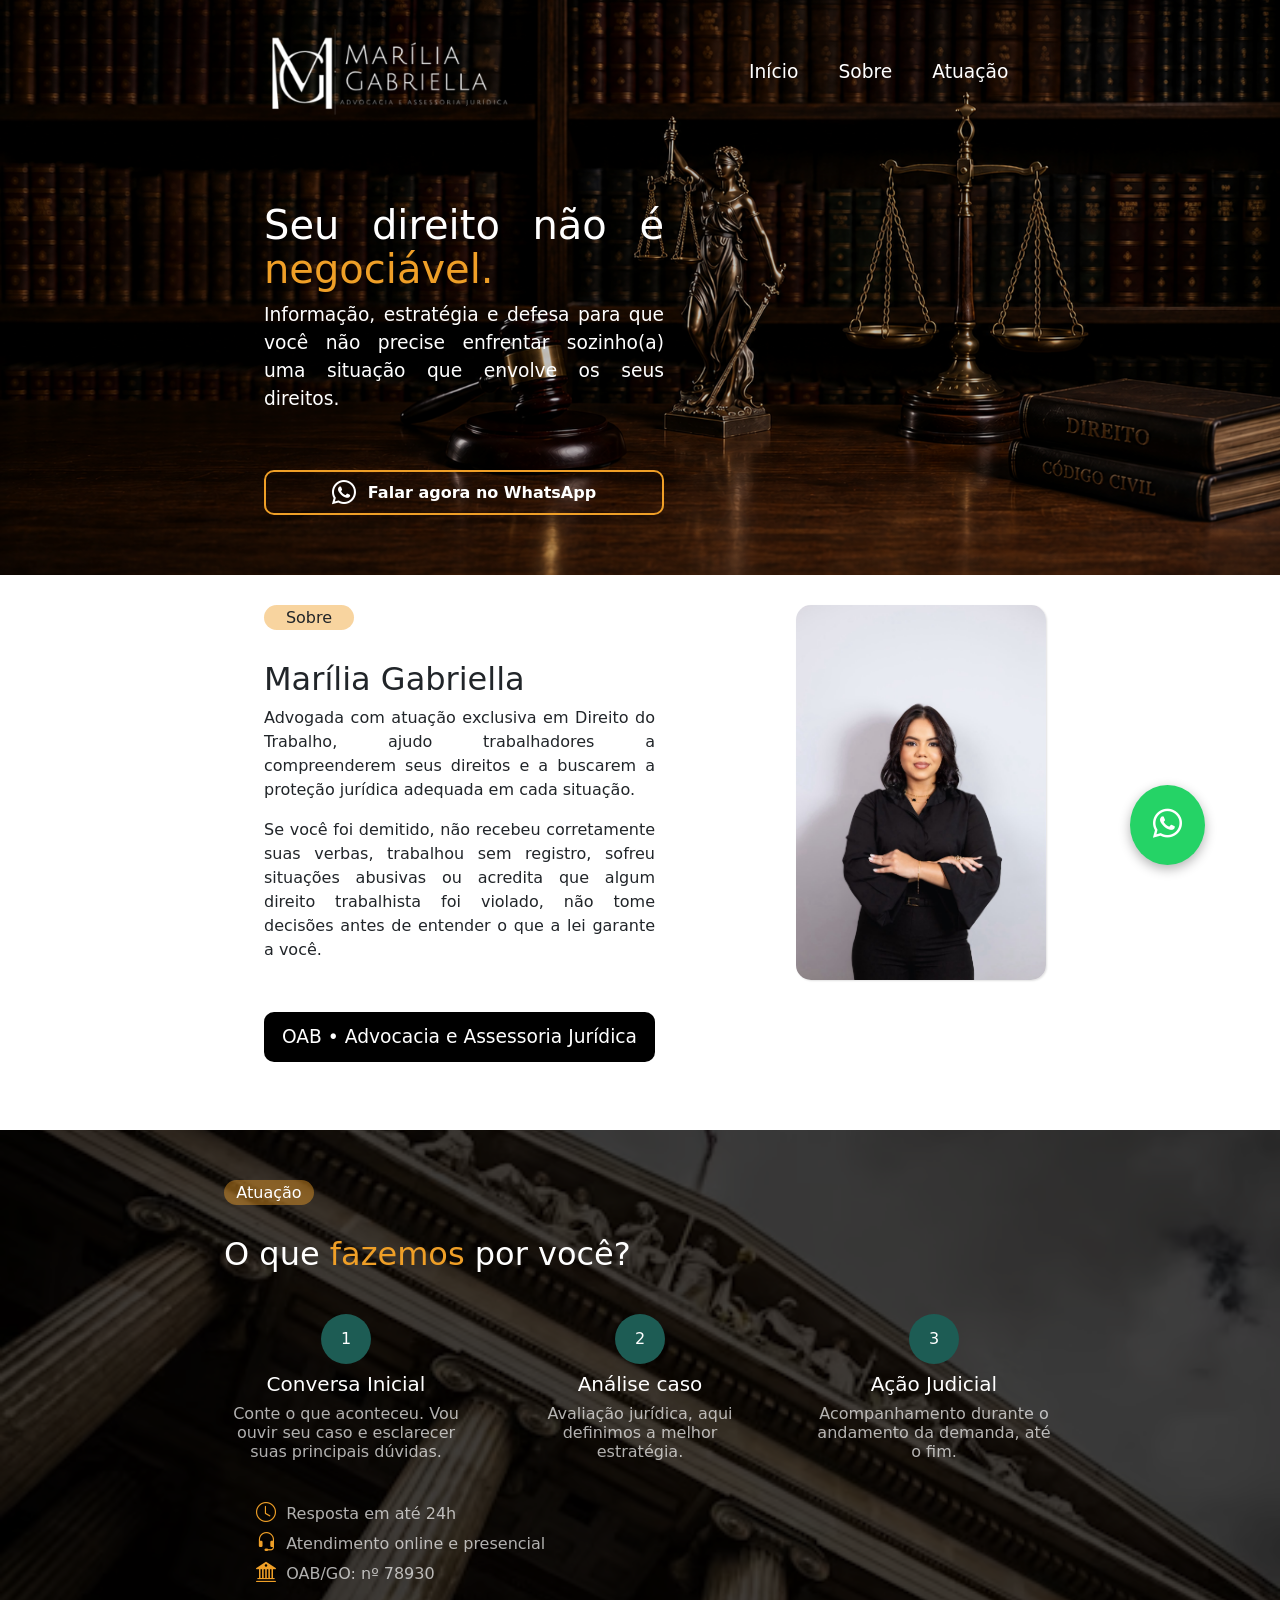
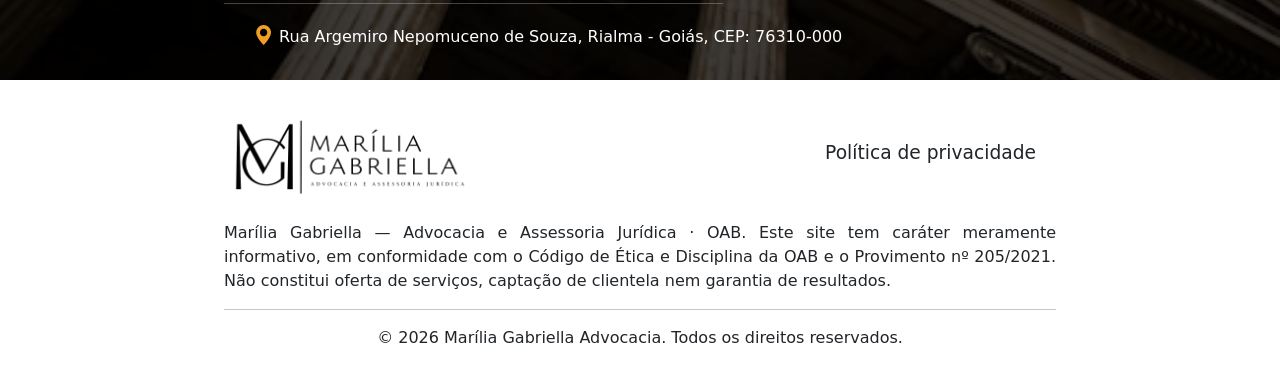
<file: index.html>
<!DOCTYPE html>
<html lang="pt-BR">

<head>
    <meta charset="UTF-8">
    <meta name="viewport" content="width=device-width, initial-scale=1.0">
    <title>Marília Gabriella | Advogada Trabalhista em Rialma - GO</title>
    <meta name="description"
        content="Marília Gabriella é advogada com atuação exclusiva em Direito do Trabalho, com atendimento online e presencial em Rialma e região.">

    <link rel="stylesheet" href="style.css">
    <link rel="shortcut icon" href="advocacia.ico" type="image/x-icon">
    <link rel="stylesheet" href="https://cdn.jsdelivr.net/npm/bootstrap-icons@1.13.1/font/bootstrap-icons.min.css">
    <link href="https://cdn.jsdelivr.net/npm/bootstrap@5.3.8/dist/css/bootstrap.min.css" rel="stylesheet">

    <script type="application/ld+json">
    {
        "@context": "https://schema.org",
        "@type": "Person",
        "name": "Marília Gabriella",
        "jobTitle": "Advogada",
        "url": "https://marilia-gabriella-advogada.vercel.app/",
        "image": "https://marilia-gabriella-advogada.vercel.app/fotoAdvogada.jpeg"
        "address": {
            "@type": "PostalAddress",
            "addressLocality": "Rialma",
            "addressRegion": "GO",
            "postalCode": "76310-000",
            "addressCountry": "BR"
        }
    }

    </script>



</head>

<body>


    <!-- tela toda -->
    <main>

        <img class="firstImage" src="advocacia.png" alt="Marília Gabriella, advogada trabalhista">
        <div class="content">
            <!-- Div na qual a imagem tem que ficar -->
            <div class="contentFirstImage">


                <header class="navBar">

                    <div class="navLogo">
                        <a href="#home" aria-label="Ir para o início">
                            <img src="LogoBranca.png" alt="Marília Gabriella Advocacia">
                        </a>
                    </div>

                    <div class="navItens">
                        <ul>
                            <li><a href="#home">Início</a></li>
                            <li><a href="#sobre">Sobre</a></li>
                            <li><a href="#atuacao">Atuação</a></li>
                        </ul>
                    </div>


                </header>

                <section id="home" class="firstArticle">
                    <div class="textMain">
                        <h1>Seu direito não é <span class="text-destaque">negociável.</span></h1>
                        <p>Informação, estratégia e defesa para que você não precise enfrentar sozinho(a) uma situação
                            que envolve
                            os seus direitos.</p>

                        <div class="buttonWhatsApp">
                            <button type="button" class="btn-whatsApp"
                                onclick="window.open('https://wa.me/556291803495?text=Olá! Gostaria de mais informações sobre a consultoria.')"><i
                                    class="bi bi-whatsapp fs-4"></i>Falar agora no
                                WhatsApp</button>
                        </div>
                    </div>

                </section>
            </div>
            <!-- Imagem de fundo -->

            <!-- Sobre -->
            <section id="sobre" class="contenAbout">
                <div class="infoAbout">
                    <h5>Sobre</h5>

                    <h2>Marília Gabriella</h2>
                    <p>Advogada com atuação exclusiva em Direito do Trabalho, ajudo trabalhadores a compreenderem seus
                        direitos e a buscarem a proteção jurídica adequada em cada situação.</p>

                    <p>Se você foi demitido, não recebeu corretamente suas verbas, trabalhou sem registro, sofreu
                        situações abusivas ou acredita que algum direito trabalhista foi violado, não tome decisões
                        antes de entender o que a lei garante a você.</p>

                    <h4>OAB • Advocacia e Assessoria Jurídica </h4>
                </div>

                <div class="imageAbout">
                    <img src="fotoAdvogada.jpeg" alt="Marília Gabriella Advocacia">
                </div>


            </section>



            <!-- Atuacao -->

            <section class="contentAtuacao">
                <img id="secondImagem" src="adovgada.png" alt="Marília Gabriella Advocacia">

                <div id="atuacao" class="performance">

                    <h5>Atuação</h5>
                    <h2>O que <span class="text-destaque">fazemos</span> por você?</h2>

                    <div class="listPerfomance">
                        <div class="perfomanceBalls">
                            <h4>1</h4>
                            <h5>Conversa Inicial</h5>
                            <p class="text-center">Conte o que aconteceu. Vou ouvir seu caso e esclarecer suas
                                principais dúvidas.</p>
                        </div>

                        <div class="perfomanceBalls">
                            <h4>2</h4>
                            <h5>Análise caso</h5>
                            <p class="text-center">Avaliação jurídica, aqui definimos a melhor estratégia.</p>
                        </div>

                        <div class="perfomanceBalls">
                            <h4>3</h4>
                            <h5>Ação Judicial</h5>
                            <p class="text-center">Acompanhamento durante o andamento da demanda, até o fim.</p>
                        </div>
                    </div>

                    <div class="listTopics">
                        <ol>
                            <li><i class="bi bi-clock fs-5"></i>&nbsp; Resposta em até 24h </li>
                            <li><i class="bi bi-headset fs-5"></i>&nbsp; Atendimento online e presencial </li>
                            <li><i class="bi bi-bank2 fs-5"></i>&nbsp; OAB/GO: nº 78930</li>

                        </ol>
                    </div>

                    <hr class="margem">

                    <address id="address">
                        <i class="bi bi-geo-alt-fill fs-5" aria-hidden="true"></i>
                        Rua Argemiro Nepomuceno de Souza, Rialma - Goiás,
                        CEP: 76310-000
                    </address>

                </div>

            </section>


            <footer class="contentFooter">
                <div class="footerlogo">
                    <img src="LogoPreta.png" alt="Marília Gabriella Advocacia">

                    <h4>Política de privacidade</h4>
                </div>

                <p class="mt-3">Marília Gabriella — Advocacia e Assessoria Jurídica · OAB. Este site tem caráter
                    meramente informativo, em conformidade com o Código de Ética e Disciplina da OAB e o Provimento nº
                    205/2021. Não constitui oferta de serviços, captação de clientela nem garantia de resultados.</p>

                <hr>
                <p class="text-center">© 2026 Marília Gabriella Advocacia. Todos os direitos reservados.</p>
            </footer>

            <a href="https://wa.me/556291803495?text=Olá! Gostaria de mais informações sobre a consultoria."
                class="whatsapp-float" target="_blank" aria-label="Falar no WhatsApp">
                <i class="bi bi-whatsapp" aria-hidden="true"></i>
            </a>

        </div>







    </main>


    <script src="https://cdn.jsdelivr.net/npm/bootstrap@5.3.8/dist/js/bootstrap.bundle.min.js"
        integrity="sha384-FKyoEForCGlyvwx9Hj09JcYn3nv7wiPVlz7YYwJrWVcXK/BmnVDxM+D2scQbITxI"
        crossorigin="anonymous"></script>



    </script>

</body>

</html>
</file>
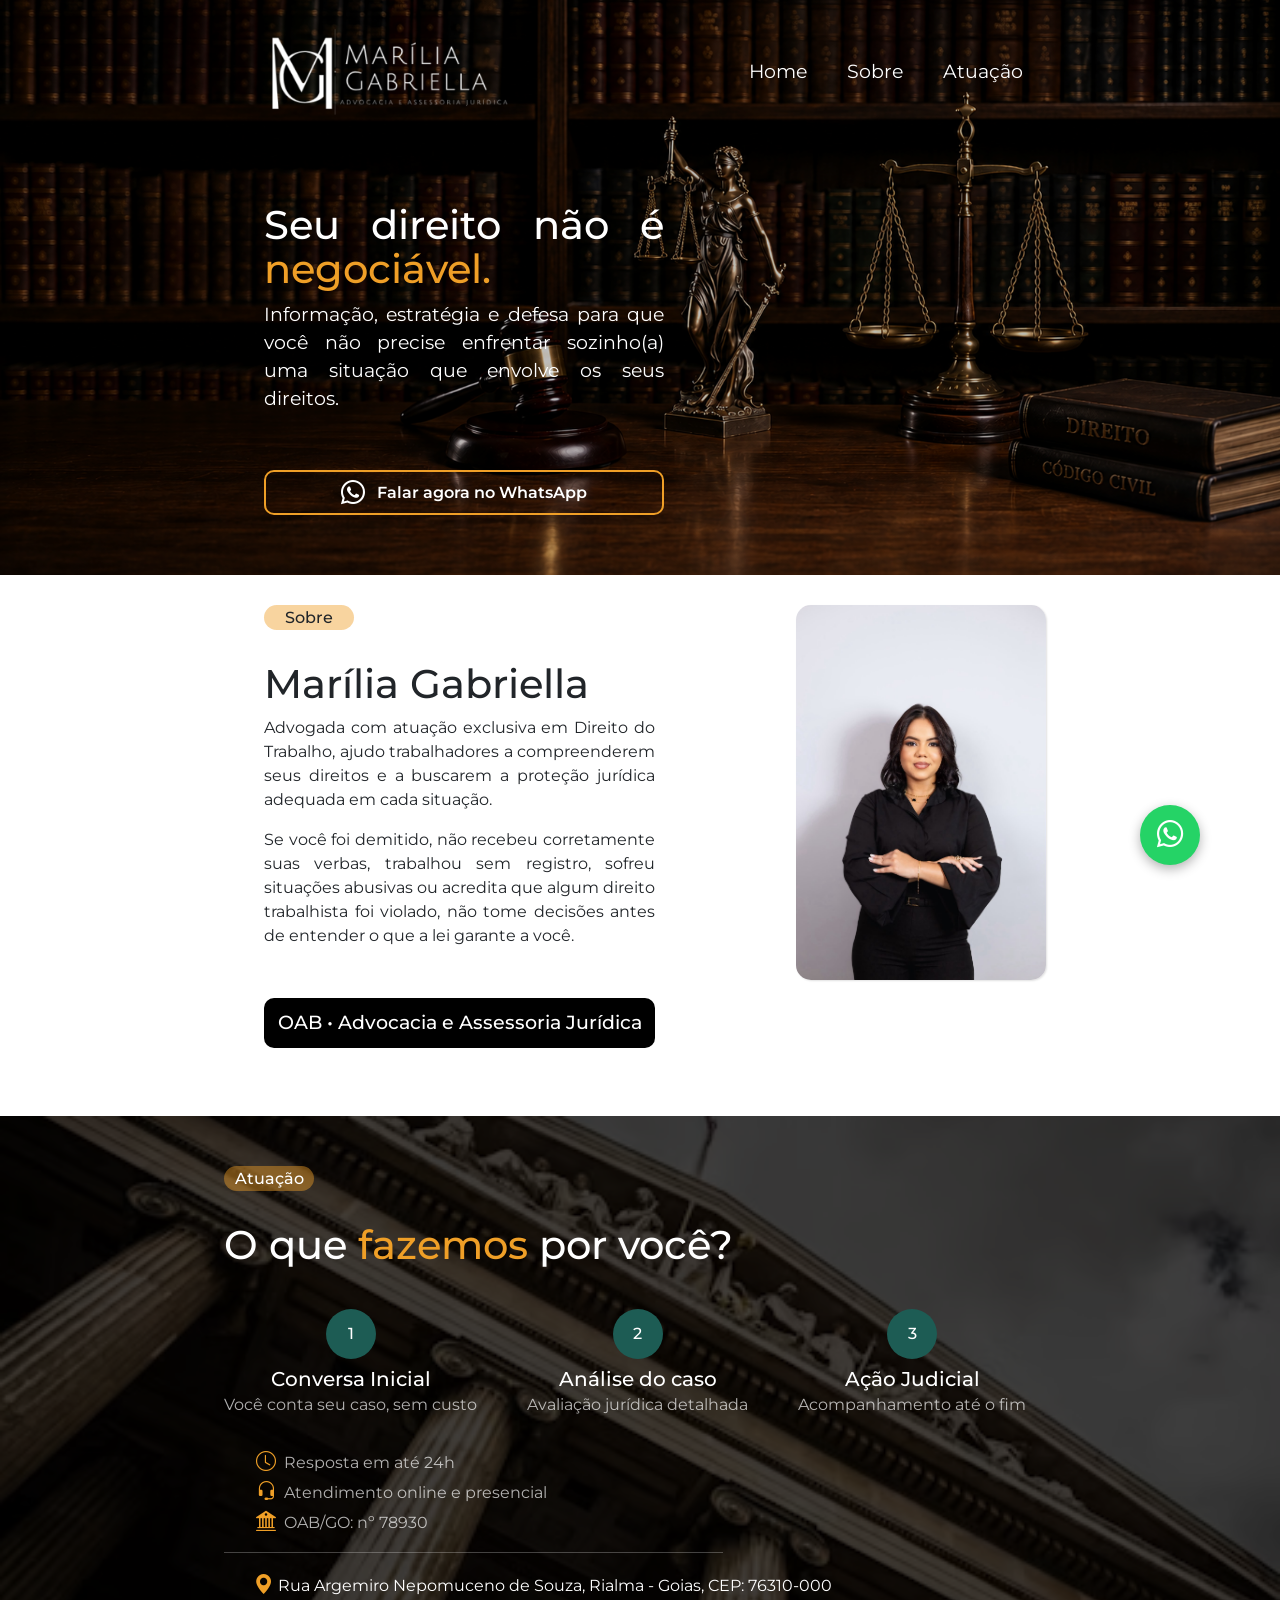
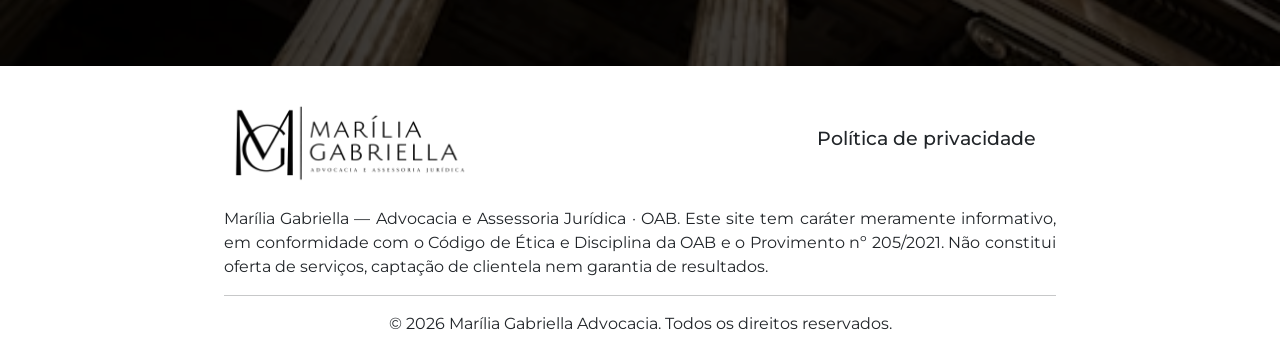
<file: Content/index.html>
<!DOCTYPE html>
<html lang="pt-br">

<head>
    <meta charset="UTF-8">
    <meta name="viewport" content="width=device-width, initial-scale=1.0">
    <title>Advogada</title>
    <link rel="shortcut icon" href="../Images/advocacia.ico" type="image/x-icon">
    <link rel="stylesheet" href="https://cdn.jsdelivr.net/npm/bootstrap-icons@1.13.1/font/bootstrap-icons.min.css">
    <link href="https://cdn.jsdelivr.net/npm/bootstrap@5.3.8/dist/css/bootstrap.min.css" rel="stylesheet">


    <style>
        @import url('https://fonts.googleapis.com/css2?family=Montserrat:ital,wght@0,100..900;1,100..900&display=swap');

        body {
            margin: 0;
            padding: 0;
            box-sizing: border-box;
            /* overflow: hidden; */
            font-family: 'Montserrat', 'sanserif';
        }



        :root {
            --corPrimeiroBotao: #EF9F27;
            --corVerde: #1D5C54;
        }


        main {
            display: flex;
            justify-content: center;
            min-height: 100vh;
        }



        .content {
            /* background-color: black; */
            width: 65%;
        }

        .contentFirstImage {
            background-color: white;
            height: 575px;
            position: relative;
            /* necessário para a imagem absoluta se posicionar corretamente */
            overflow: hidden;
            /* garante que nada vaze para fora do container */
        }


        .firstImage {
            position: absolute;
            top: 0;
            left: 0;
            width: 100%;
            /* 100% do container, não 100vw */
            height: 575px;
            /* preenche a altura do container (550px), não um valor fixo diferente */
            object-fit: cover;
            /* preenche o espaço todo, cortando o excesso, sem distorcer */
            object-position: center;
            /* centraliza o corte (ajuste se quiser focar em outra parte da foto) */
            z-index: 1;
            filter: brightness(75%);
            /* removido o display: none, que estava escondendo a imagem */
        }

        .navBar,
        .firstArticle {
            position: relative;
            z-index: 2;
        }

        .navBar {
            /* background-color: blue; */
            display: flex;
            justify-content: space-between;
            align-items: center;
            padding: 20px 7px 0px 40px;
        }

        .navLogo img {
            width: 252px;
        }

        .navItens ul {
            /* background-color: white; */
            display: flex;
            width: 300px;
            flex-flow: row wrap;
            gap: 40px;
            margin: 0;
            padding: 0;
        }

        .navItens li {
            list-style: none;
            font-size: 14pt;
        }

        .navItens>ul>li>a {
            text-decoration: none;
            color: white;
            display: inline-block;
            position: relative;

            transition: color 0.3s ease, transform 0.3s ease;
        }

        .navItens>ul>li>a:hover {
            color: #ff9a02;
            transform: translateY(-2px);
        }



        .firstArticle {
            /* background-color: purple; */
            display: flex;
            justify-content: flex-start;
            padding: 10px 40px;
            margin-top: 30px;
        }


        .textMain {
            /* background-color: red; */
            width: 400px;
            display: flex;
            flex-flow: column;
            justify-content: center;
            align-items: center;
            gap: 2px;
        }

        .textMain h1 {
            font-size: 30pt;
            text-align: justify;
            line-height: 1.1;
            color: white;
            margin-top: 40px;
        }

        .text-destaque {
            color: var(--corPrimeiroBotao);
        }

        .textMain p {
            text-align: justify;
            color: white;
            font-size: 14pt;
            font-weight: 400;
            margin-top: 0;
            margin-bottom: 55px;
        }

        .buttonWhatsApp {
            /* background-color: yellow; */
            width: 100%;
        }

        .btn-whatsApp {
            width: 100%;
            height: 45px;
            display: flex;
            justify-content: center;
            align-items: center;
            gap: 12px;
            font-size: 12pt;
            cursor: pointer;
            background-color: transparent;
            border-radius: 10px;
            border: 2px solid var(--corPrimeiroBotao);
            color: white;
            font-weight: 600;
            transition: all 0.3s ease;
        }

        .btn-whatsApp:hover {
            transform: translate(2px, -4px);
            background-color: #ef9f270c;
        }

        /* Parte do sobre */

        .contenAbout {
            margin-top: 20px;
            padding: 10px;
            padding-left: 40px;
            display: flex;
            justify-content: space-between;
        }

        .infoAbout {
            width: 50%;
        }

        .infoAbout h5 {
            font-size: 12pt;
            background-color: rgba(239, 159, 39, 0.445);
            border-radius: 15px;
            width: 90px;
            display: flex;
            justify-content: center;
            align-items: center;
            height: 25px;
            margin-bottom: 30px;
        }

        .infoAbout p {
            text-align: justify;
        }

        .infoAbout h4 {
            background-color: black;
            margin-top: 50px;
            border-radius: 10px;
            color: white;
            height: 50px;
            display: flex;
            justify-content: center;
            align-items: center;
            font-size: 14pt;


        }

        .imageAbout img {
            width: 250px;
            border-radius: 15px;
            box-shadow: 1px 1px 2px rgba(0, 0, 0, 0.123);
        }


        /* Atuação */

        #secondImagem {
            position: absolute;
            top: 0;
            left: 0;
            width: 100%;
            height: 100%;
            object-fit: cover;
            object-position: center;
            z-index: 1;
            filter: brightness(25%);

        }


        .contentAtuacao {
            position: relative;
            width: 100vw;
            /* tira a seção de dentro dos 65% e referencia à tela */
            left: 50%;
            transform: translateX(-50%);
            height: 550px;
            margin-top: 50px;
            overflow: hidden;
            /* background-color: rgb(12, 12, 11); */
        }

        .performance {
            position: relative;
            width: 65%;
            height: 100%;
            margin: 0 auto;
            padding: 50px 0;
            color: white;
            z-index: 2;
        }

        .performance>h5 {
            background-color: red;
            font-size: 12pt;
            background-color: rgba(239, 159, 39, 0.445);
            border-radius: 15px;
            width: 90px;
            display: flex;
            justify-content: center;
            align-items: center;
            height: 25px;
            margin-bottom: 30px;

        }

        .listPerfomance {
            /* background-color: red; */
            display: flex;
            gap: 50px;
            margin-top: 40px;
        }

        .perfomanceBalls {
            display: flex;
            /* border: 1px solid black; */
            flex-flow: column;
            justify-content: center;
            align-items: center;
        }

        .perfomanceBalls h4 {
            background-color: var(--corVerde);
            border-radius: 50%;
            width: 50px;
            height: 50px;
            display: flex;
            justify-content: center;
            align-items: center;
            color: white;
            font-size: 12pt;
        }

        .perfomanceBalls h5 {
            color: white;
        }

        .perfomanceBalls p {
            line-height: 0.7;
            color: rgba(255, 255, 255, 0.685);
        }

        .listTopics {
            /* background-color: #EF9F27; */
            margin-top: 20px;
        }

        .listTopics ul {
            list-style: none;
        }

        .listTopics li {
            color: rgba(255, 255, 255, 0.685);
        }

        .listTopics i {
            color: var(--corPrimeiroBotao);
        }

        .margem {
            width: 60%;
            color: white;
        }

        #address {
            color: white;
            list-style: none;
            margin-left: 30px;
        }

        #address i {
            color: var(--corPrimeiroBotao);
        }

        .footerlogo {
            display: flex;
            justify-content: space-between;
            align-items: center;
            margin-top: 30px;
        }

        .footerlogo img {
            width: 252px;

        }

        .footerlogo h4 {
            font-size: 14pt;
            padding-right: 20px;
        }

        .contentFooter p {
            text-align: justify;

        }


        /* botao whatsApp */
        .whatsapp-float {
            position: fixed;
            bottom: 35px;
            right: 80px;
            width: 60px;
            height: 60px;
            background-color: #25D366;
            /* verde oficial do WhatsApp */
            border-radius: 50%;
            display: flex;
            justify-content: center;
            align-items: center;
            box-shadow: 0 4px 12px rgba(0, 0, 0, 0.3);
            z-index: 999;
            /* garante que fique acima de tudo, inclusive do header */
            text-decoration: none;
            transition: transform 0.2s ease, box-shadow 0.2s ease;
        }

        .whatsapp-float i {
            color: white;
            font-size: 20pt;
        }

        .whatsapp-float:hover {
            transform: scale(1.08);
            box-shadow: 0 6px 16px rgba(0, 0, 0, 0.4);
        }

        @media screen and (max-width: 768px) {
            .whatsapp-float {
                position: fixed;
                bottom: 35px;
                right: 20px;
                width: 60px;
                height: 60px;
                background-color: #25D366;
                /* verde oficial do WhatsApp */
                border-radius: 50%;
                display: flex;
                justify-content: center;
                align-items: center;
                box-shadow: 0 4px 12px rgba(0, 0, 0, 0.3);
                z-index: 999;
                /* garante que fique acima de tudo, inclusive do header */
                text-decoration: none;
                transition: transform 0.2s ease, box-shadow 0.2s ease;
            }

        }

        /* ajuste fino pra mobile, botão um pouco menor */
        @media (max-width: 480px) {
            .whatsapp-float {
                width: 50px;
                height: 50px;
                bottom: 15px;
                right: 15px;
            }

            .whatsapp-float i {
                font-size: 24pt;
            }
        }

        /* evita rolagem horizontal causada pelos elementos 100vw */

        /* ===================== TABLET (até 992px) ===================== */
        @media (max-width: 992px) {
            .content {
                width: 90%;
            }

            .navBar {
                padding: 20px 20px 0 20px;
            }

            .navLogo img {
                width: 190px;
            }

            .navItens ul {
                width: auto;
                gap: 20px;
            }

            .navItens li {
                font-size: 12pt;
            }

            .textMain {
                width: 100%;
                max-width: 450px;
                padding: 0 10px;
            }

            .textMain h1 {
                font-size: 26pt;
            }

            .contenAbout {
                padding-left: 20px;
            }

            .imageAbout img {
                width: 200px;
            }

            .performance {
                width: 85%;
            }
        }

        /* ===================== TABLET PEQUENO / CELULAR GRANDE (até 768px) ===================== */
        @media (max-width: 768px) {

            .contentFirstImage,
            .firstImage {
                height: 520px;

                /* aumenta um pouco pq o conteúdo empilhado ocupa mais altura */
            }

            .firstImage {
                filter: brightness(40%);
            }

            .navBar {
                flex-wrap: wrap;
                justify-content: center;
                gap: 15px;
                padding: 20px 15px 0 15px;
            }

            .navItens ul {
                justify-content: center;
                width: 100%;
            }

            .firstArticle {
                justify-content: center;
                padding: 10px 20px;
                margin-top: 10px;
            }

            .textMain h1,
            .textMain p {
                text-align: left;
                /* justify em coluna estreita fica com espaçamento estranho */
            }

            .textMain h1 {
                margin-top: 20px;
                font-size: 24pt;
            }

            /* Sobre: empilha ao invés de lado a lado */
            .contenAbout {
                flex-direction: column;
                align-items: center;
                text-align: left;
                padding: 10px 20px;
            }

            .infoAbout {
                width: 100%;
            }

            .infoAbout p {
                text-align: left;
            }

            .imageAbout {
                margin-top: 20px;
            }

            .imageAbout img {
                width: 100%;
                max-width: 300px;
            }

            /* Atuação */
            .contentAtuacao {
                height: auto;
                padding: 40px 0;
            }

            .performance {
                width: 90%;
                padding: 10px 0;
            }

            .listPerfomance {
                flex-wrap: wrap;
                gap: 25px;
                justify-content: center;
                text-align: center;
            }

            .margem {
                width: 90%;
            }

            #address {
                margin-left: 0;
            }

            .footerlogo {
                flex-direction: column;
                gap: 10px;
                text-align: center;
            }
        }

        /* ===================== CELULAR (até 480px) ===================== */
        @media (max-width: 480px) {

            .contentFirstImage,
            .firstImage {
                height: 680px;
            }

            .navLogo img {
                width: 160px;
            }

            .navItens li {
                font-size: 11pt;
            }

            .textMain h1 {
                font-size: 20pt;
            }

            .textMain p {
                font-size: 12pt;
            }

            .btn-whatsApp {
                font-size: 11pt;
            }

            .infoAbout h1 {
                font-size: 22pt;
            }

            .infoAbout h4 {
                font-size: 12pt;
                text-align: center;
            }

            .performance h1 {
                font-size: 20pt;
            }

            .perfomanceBalls {
                width: 45%;
                /* 2 por linha em vez de 3 espremidos */
            }
        }
    </style>

</head>

<body>


    <!-- tela toda -->
    <main>

        <img class="firstImage" src="../Images/advocacia.png" alt="image Fundo">
        <div class="content">
            <!-- Div na qual a imagem tem que ficar -->
            <div class="contentFirstImage">


                <div class="navBar">
                    <div class="navLogo">
                        <img src="../Images/LogoBranca.png" alt="Sem logo">
                    </div>

                    <div class="navItens">
                        <ul>
                            <li><a href="#home">Home</a></li>
                            <li><a href="#sobre">Sobre</a></li>
                            <li><a href="#atuacao">Atuação</a></li>
                        </ul>
                    </div>
                </div>

                <article id="home" class="firstArticle">
                    <div class="textMain">
                        <h1>Seu direito não é <span class="text-destaque">negociável.</span></h1>
                        <p>Informação, estratégia e defesa para que você não precise enfrentar sozinho(a) uma situação
                            que envolve
                            os seus direitos.</p>

                        <div class="buttonWhatsApp">
                            <button type="button" class="btn-whatsApp"
                                onclick="window.open('https://wa.me/556291803495?text=Olá! Gostaria de mais informações sobre a consultoria.')"><i
                                    class="bi bi-whatsapp fs-4"></i>Falar agora no
                                WhatsApp</button>
                        </div>
                    </div>

                </article>
            </div>
            <!-- Imagem de fundo -->

            <!-- Sobre -->
            <div id="sobre" class="contenAbout">
                <div class="infoAbout">
                    <h5>Sobre</h5>

                    <h1>Marília Gabriella</h1>
                    <p>Advogada com atuação exclusiva em Direito do Trabalho, ajudo trabalhadores a compreenderem seus
                        direitos e a buscarem a proteção jurídica adequada em cada situação.</p>

                    <p>Se você foi demitido, não recebeu corretamente suas verbas, trabalhou sem registro, sofreu
                        situações abusivas ou acredita que algum direito trabalhista foi violado, não tome decisões
                        antes de entender o que a lei garante a você.</p>

                    <h4>OAB • Advocacia e Assessoria Jurídica </h4>
                </div>

                <div class="imageAbout">
                    <img src="../Images/fotoAdvogada.jpeg" alt="foto advogada">
                </div>


            </div>



            <!-- Atuacao -->

            <div id="atuacao" class="contentAtuacao">
                <img id="secondImagem" src="../Images/adovgada.png" alt="fundoJuridico">

                <div id="atuacao" class="performance">

                    <h5>Atuação</h5>
                    <h1>O que <span class="text-destaque">fazemos</span> por você?</h1>

                    <div class="listPerfomance">
                        <div class="perfomanceBalls">
                            <h4>1</h4>
                            <h5>Conversa Inicial</h5>
                            <p>Você conta seu caso, sem custo</p>
                        </div>

                        <div class="perfomanceBalls">
                            <h4>2</h4>
                            <h5>Análise do caso</h5>
                            <p>Avaliação jurídica detalhada</p>
                        </div>

                        <div class="perfomanceBalls">
                            <h4>3</h4>
                            <h5>Ação Judicial</h5>
                            <p>Acompanhamento até o fim</p>
                        </div>
                    </div>

                    <div class="listTopics">
                        <ul>
                            <li><i class="bi bi-clock fs-5"></i>&nbsp; Resposta em até 24h </li>
                            <li><i class="bi bi-headset fs-5"></i>&nbsp; Atendimento online e presencial </li>
                            <li><i class="bi bi-bank2 fs-5"></i>&nbsp; OAB/GO: nº 78930</li>

                        </ul>
                    </div>

                    <hr class="margem">

                    <li id="address"><i class="bi bi-geo-alt-fill fs-5"></i> Rua Argemiro Nepomuceno de Souza, Rialma -
                        Goias, CEP: 76310-000</li>

                </div>

            </div>


            <div class="contentFooter">
                <div class="footerlogo">
                    <img src="../Images/LogoPreta.png" alt="logo">

                    <h4>Política de privacidade</h4>
                </div>

                <p class="mt-3">Marília Gabriella — Advocacia e Assessoria Jurídica · OAB. Este site tem caráter
                    meramente informativo, em conformidade com o Código de Ética e Disciplina da OAB e o Provimento nº
                    205/2021. Não constitui oferta de serviços, captação de clientela nem garantia de resultados.</p>

                <hr>
                <p class="text-center">© 2026 Marília Gabriella Advocacia. Todos os direitos reservados.</p>
            </div>

            <a href="https://wa.me/556291803495?text=Olá! Gostaria de mais informações sobre a consultoria."
                class="whatsapp-float" target="_blank" aria-label="Falar no WhatsApp">
                <i class="bi bi-whatsapp"></i>
            </a>

        </div>







    </main>


    <script src="https://cdn.jsdelivr.net/npm/bootstrap@5.3.8/dist/js/bootstrap.bundle.min.js"
        integrity="sha384-FKyoEForCGlyvwx9Hj09JcYn3nv7wiPVlz7YYwJrWVcXK/BmnVDxM+D2scQbITxI"
        crossorigin="anonymous"></script>


</body>

</html>
</file>
<file: style.css>
@import url('https://fonts.googleapis.com/css2?family=Montserrat:ital,wght@0,100..900;1,100..900&display=swap');

body {
    margin: 0;
    padding: 0;
    box-sizing: border-box;
    overflow-x: hidden;
    font-family: 'Montserrat', 'sanserif';
}



:root {
    --corPrimeiroBotao: #EF9F27;
    --corVerde: #1D5C54;
}


main {
    display: flex;
    justify-content: center;
    min-height: 100vh;
}



.content {
    /* background-color: black; */
    width: 65%;
}

.contentFirstImage {
    background-color: white;
    height: 575px;
    position: relative;
    /* necessário para a imagem absoluta se posicionar corretamente */
    overflow: hidden;
    /* garante que nada vaze para fora do container */
}


.firstImage {
    position: absolute;
    top: 0;
    left: 0;
    width: 100%;
    /* 100% do container, não 100vw */
    height: 575px;
    /* preenche a altura do container (550px), não um valor fixo diferente */
    object-fit: cover;
    /* preenche o espaço todo, cortando o excesso, sem distorcer */
    object-position: center;
    /* centraliza o corte (ajuste se quiser focar em outra parte da foto) */
    z-index: 1;
    filter: brightness(75%);
    /* removido o display: none, que estava escondendo a imagem */
}

.navBar,
.firstArticle {
    position: relative;
    z-index: 2;
}

.navBar {
    /* background-color: blue; */
    display: flex;
    justify-content: space-between;
    align-items: center;
    padding: 20px 7px 0px 40px;
}

.navLogo img {
    width: 252px;
}

.navItens ul {
    /* background-color: white; */
    display: flex;
    width: 300px;
    flex-flow: row wrap;
    gap: 40px;
    margin: 0;
    padding: 0;
}

.navItens li {
    list-style: none;
    font-size: 14pt;
}

.navItens>ul>li>a {
    text-decoration: none;
    color: white;
    display: inline-block;
    position: relative;

    transition: color 0.3s ease, transform 0.3s ease;
}

.navItens>ul>li>a:hover {
    color: #ff9a02;
    transform: translateY(-2px);
}



.firstArticle {
    /* background-color: purple; */
    display: flex;
    justify-content: flex-start;
    padding: 10px 40px;
    margin-top: 30px;
}


.textMain {
    /* background-color: red; */
    width: 400px;
    display: flex;
    flex-flow: column;
    justify-content: center;
    align-items: center;
    gap: 2px;
}

.textMain h1 {
    font-size: 30pt;
    text-align: justify;
    line-height: 1.1;
    color: white;
    margin-top: 40px;
}

.text-destaque {
    color: var(--corPrimeiroBotao);
}

.textMain p {
    text-align: justify;
    color: white;
    font-size: 14pt;
    font-weight: 400;
    margin-top: 0;
    margin-bottom: 55px;
}

.buttonWhatsApp {
    /* background-color: yellow; */
    width: 100%;
}

.btn-whatsApp {
    width: 100%;
    height: 45px;
    display: flex;
    justify-content: center;
    align-items: center;
    gap: 12px;
    font-size: 12pt;
    cursor: pointer;
    background-color: transparent;
    border-radius: 10px;
    border: 2px solid var(--corPrimeiroBotao);
    color: white;
    font-weight: 600;
    transition: all 0.3s ease;
}

.btn-whatsApp:hover {
    transform: translate(2px, -4px);
    background-color: #ef9f270c;
}

/* Parte do sobre */

.contenAbout {
    margin-top: 20px;
    padding: 10px;
    padding-left: 40px;
    display: flex;
    justify-content: space-between;
}

.infoAbout {
    width: 50%;
}

.infoAbout h5 {
    font-size: 12pt;
    background-color: rgba(239, 159, 39, 0.445);
    border-radius: 15px;
    width: 90px;
    display: flex;
    justify-content: center;
    align-items: center;
    height: 25px;
    margin-bottom: 30px;
}

.infoAbout p {
    text-align: justify;
}

.infoAbout h4 {
    background-color: black;
    margin-top: 50px;
    border-radius: 10px;
    color: white;
    height: 50px;
    display: flex;
    justify-content: center;
    align-items: center;
    font-size: 14pt;


}

.imageAbout img {
    width: 250px;
    border-radius: 15px;
    box-shadow: 1px 1px 2px rgba(0, 0, 0, 0.123);
}


/* Atuação */

#secondImagem {
    position: absolute;
    top: 0;
    left: 0;
    width: 100%;
    height: 100%;
    object-fit: cover;
    object-position: center;
    z-index: 1;
    filter: brightness(25%);

}


.contentAtuacao {
    position: relative;
    width: 100vw;
    /* tira a seção de dentro dos 65% e referencia à tela */
    left: 50%;
    transform: translateX(-50%);
    height: 550px;
    margin-top: 50px;
    overflow: hidden;
    /* background-color: rgb(12, 12, 11); */
}

.performance {
    position: relative;
    width: 65%;
    height: 100%;
    margin: 0 auto;
    padding: 50px 0;
    color: white;
    z-index: 2;
}

.performance>h5 {
    background-color: red;
    font-size: 12pt;
    background-color: rgba(239, 159, 39, 0.445);
    border-radius: 15px;
    width: 90px;
    display: flex;
    justify-content: center;
    align-items: center;
    height: 25px;
    margin-bottom: 30px;

}

.listPerfomance {
    /* background-color: red; */
    display: flex;
    gap: 50px;
    margin-top: 40px;
}

.perfomanceBalls {
    display: flex;
    /* border: 1px solid black; */
    flex-flow: column;
    justify-content: center;
    align-items: center;
    width: 300px;
}

.perfomanceBalls h4 {
    background-color: var(--corVerde);
    border-radius: 50%;
    width: 50px;
    height: 50px;
    display: flex;
    justify-content: center;
    align-items: center;
    color: white;
    font-size: 12pt;
}

.perfomanceBalls h5 {
    color: white;
}

.perfomanceBalls p {
    line-height: 1.2;
    color: rgba(255, 255, 255, 0.685);
}

.listTopics {
    /* background-color: #EF9F27; */
    margin-top: 20px;
}

.listTopics ol {
    list-style: none;
}

.listTopics li {
    color: rgba(255, 255, 255, 0.685);
}

.listTopics i {
    color: var(--corPrimeiroBotao);
}

.margem {
    width: 60%;
    color: white;
}

#address {
    color: white;
    list-style: none;
    margin-left: 30px;
}

#address i {
    color: var(--corPrimeiroBotao);
}

.footerlogo {
    display: flex;
    justify-content: space-between;
    align-items: center;
    margin-top: 30px;
}

.footerlogo img {
    width: 252px;

}

.footerlogo h4 {
    font-size: 14pt;
    padding-right: 20px;
}

.contentFooter p {
    text-align: justify;

}


/* botao whatsApp */
.whatsapp-float {
    position: fixed;
    bottom: 35px;
    right: 75px;
    width: 75px;
    height: 80px;
    background-color: #25D366;
    /* verde oficial do WhatsApp */
    border-radius: 50%;
    display: flex;
    justify-content: center;
    align-items: center;
    box-shadow: 0 4px 12px rgba(0, 0, 0, 0.3);
    z-index: 999;
    /* garante que fique acima de tudo, inclusive do header */
    text-decoration: none;
    transition: transform 0.2s ease, box-shadow 0.2s ease;
}

.whatsapp-float i {
    color: white;
    font-size: 22pt;
}

.whatsapp-float:hover {
    transform: scale(1.08);
    box-shadow: 0 6px 16px rgba(0, 0, 0, 0.4);
}

@media screen and (max-width: 768px) {
    .whatsapp-float {
        position: fixed;
        bottom: 35px;
        right: 20px;
        width: 70px;
        height: 70px;
        background-color: #25D366;
        /* verde oficial do WhatsApp */
        border-radius: 50%;
        display: flex;
        justify-content: center;
        align-items: center;
        box-shadow: 0 4px 12px rgba(0, 0, 0, 0.3);
        z-index: 999;
        /* garante que fique acima de tudo, inclusive do header */
        text-decoration: none;
        transition: transform 0.2s ease, box-shadow 0.2s ease;
        
    }

   .whatsapp-float i {
        font-size: 24pt;
    }

}

/* ajuste fino pra mobile, botão um pouco menor */
@media (max-width: 480px) {
    .whatsapp-float {
        width: 50px;
        height: 50px;
        bottom: 15px;
        right: 15px;
    }

    .whatsapp-float i {
        font-size: 20pt;
    }
}

/* evita rolagem horizontal causada pelos elementos 100vw */

/* ===================== TABLET (até 992px) ===================== */
@media (max-width: 992px) {
    .content {
        width: 90%;
    }

    .navBar {
        padding: 20px 20px 0 20px;
    }

    .navLogo img {
        width: 190px;
    }

    .navItens ul {
        width: auto;
        gap: 20px;
    }

    .navItens li {
        font-size: 12pt;
    }

    .textMain {
        width: 100%;
        max-width: 450px;
        padding: 0 10px;
    }

    .textMain h1 {
        font-size: 26pt;
    }

    .contenAbout {
        padding-left: 20px;
    }

    .imageAbout img {
        width: 200px;
    }

    .performance {
        width: 85%;
    }
}

/* ===================== TABLET PEQUENO / CELULAR GRANDE (até 768px) ===================== */
@media (max-width: 768px) {

    .contentFirstImage,
    .firstImage {
        height: 500px;

        /* aumenta um pouco pq o conteúdo empilhado ocupa mais altura */
    }

    .firstImage {
        filter: brightness(40%);
    }

    .navBar {
        flex-wrap: wrap;
        justify-content: center;
        gap: 15px;
        padding: 20px 15px 0 15px;
    }

    .navItens ul {
        justify-content: center;
        width: 100%;
    }

    .firstArticle {
        justify-content: center;
        padding: 10px 20px;
        margin-top: 10px;
    }

    .textMain h1,
    .textMain p {
        text-align: left;
        /* justify em coluna estreita fica com espaçamento estranho */
    }

    .textMain {
        margin-top: 40px;
    }

    .textMain h1 {
        margin-top: 20px;
        font-size: 24pt;
    }

    /* Sobre: empilha ao invés de lado a lado */
    .contenAbout {
        flex-direction: column;
        align-items: center;
        text-align: left;
        padding: 10px 20px;
    }

    .infoAbout {
        width: 100%;
    }

    .infoAbout p {
        text-align: justify;
    }

    .imageAbout {
        margin-top: 20px;
    }

    .imageAbout img {
        width: 100%;
        max-width: 300px;
    }

    .margem {
        margin: 10px auto;
    }

    #address {
        text-align: center;
    }

    /* Atuação */
    .contentAtuacao {
        height: auto;
        padding: 40px 0;
    }

    .performance {
        width: 90%;
        padding: 10px 0;
    }

    .listPerfomance {
        flex-wrap: wrap;
        gap: 55px;
        justify-content: center;
        text-align: center;
    }

    .perfomanceBalls p {
        line-height: 1.2;
        color: rgba(255, 255, 255, 0.685);
    }


    .margem {
        width: 90%;
    }

    #address {
        margin-left: 0;
    }

    .footerlogo {
        flex-direction: column;
        gap: 10px;
        text-align: center;
    }
}

/* ===================== CELULAR (até 480px) ===================== */
@media (max-width: 480px) {

    .contentFirstImage,
    .firstImage {
        height: 550px;
    }

    .navLogo img {
        width: 160px;
    }

    .navItens li {
        font-size: 11pt;
    }

    .textMain h1 {
        font-size: 20pt;
    }

    .textMain p {
        font-size: 12pt;
    }

    .btn-whatsApp {
        font-size: 11pt;
    }

    .infoAbout h1 {
        font-size: 22pt;
    }

    .infoAbout h4 {
        font-size: 12pt;
        text-align: center;
    }

    .performance h1 {
        font-size: 20pt;
    }

    .perfomanceBalls {
        width: 45%;
        /* 2 por linha em vez de 3 espremidos */
    }
}
</file>
